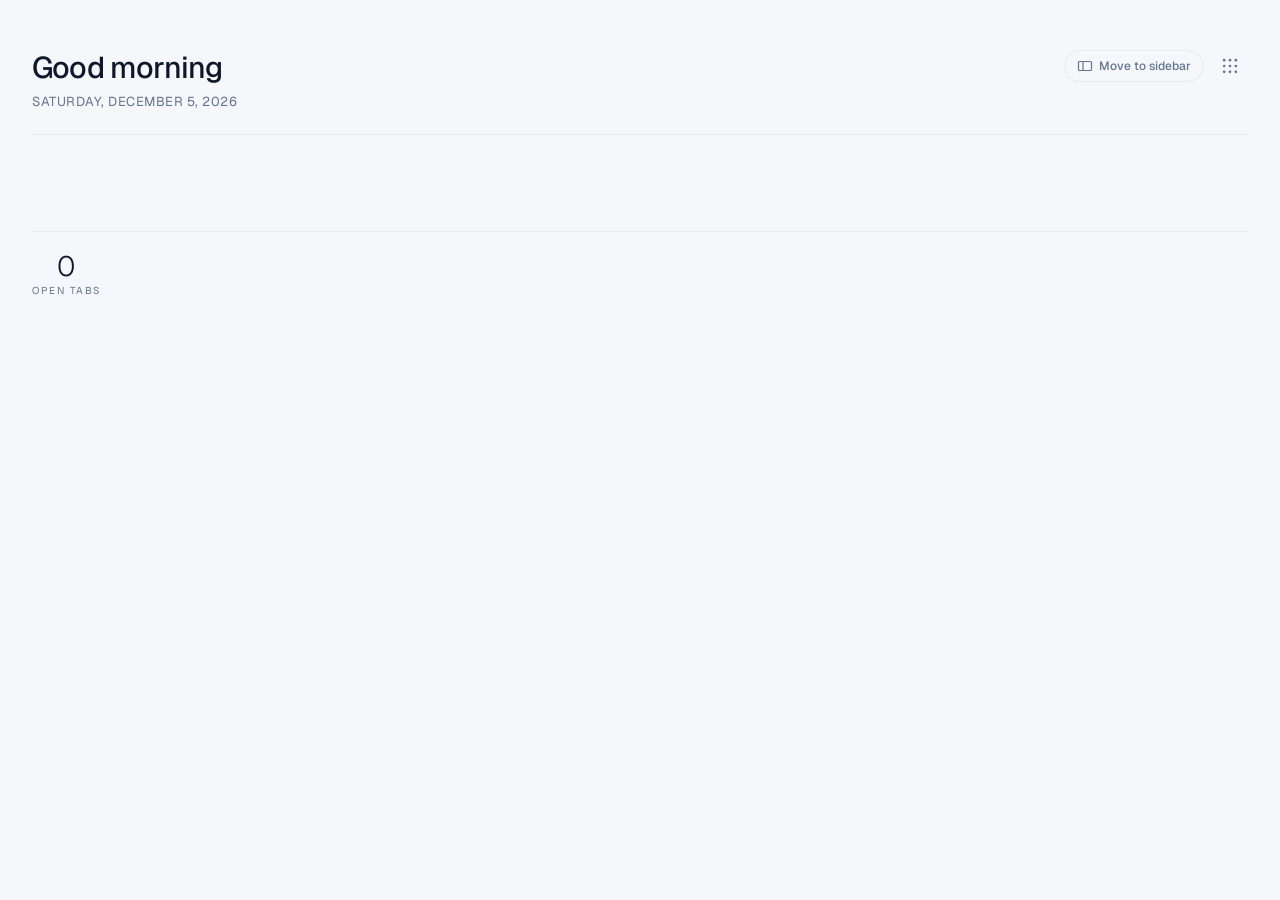
<file: extension/index.html>
<!DOCTYPE html>
<html lang="en">
<head>
  <meta charset="UTF-8">

  <!-- Display-mode gate — MUST load first: decides synchronously whether
       this new tab should redirect to Google (sidebar mode) before paint -->
  <script src="mode.js"></script>
  <meta name="viewport" content="width=device-width, initial-scale=1.0">
  <title>Tab Out</title>

  <!-- Google Fonts: Geist (primary) + Inter (fallback/UI) -->
  <link rel="preconnect" href="https://fonts.googleapis.com">
  <link rel="preconnect" href="https://fonts.gstatic.com" crossorigin>
  <link href="https://fonts.googleapis.com/css2?family=Geist:wght@300;400;500;600;700&family=Inter:wght@300;400;500;600;700&display=swap" rel="stylesheet">

  <link rel="stylesheet" href="style.css">
</head>
<body>

<div class="container">



  <!-- ================================================================
       HEADER — greeting on the left
       ================================================================ -->
  <header>
    <div class="header-left">
      <!-- "Good afternoon" — written by getGreeting() in app.js -->
      <h1 id="greeting"></h1>
      <!-- "Friday, April 4, 2026" — written by getDateDisplay() in app.js -->
      <div class="date" id="dateDisplay"></div>
    </div>

    <!-- ================================================================
         GOOGLE APPS LAUNCHER — 9-dot waffle button + dropdown of Google
         services (Gmail, Drive, Docs, Sheets, Calendar, ...). Mirrors the
         shortcut that Chrome shows on its native NTP.
         ================================================================ -->
    <div class="header-actions">

    <!-- ================================================================
         DISPLAY MODE TOGGLE — switch between full-page new tab and the
         Chrome side panel. Label/title set by updateModeToggle() in app.js
         ================================================================ -->
    <button class="mode-toggle-btn" id="modeToggleBtn" type="button" data-action="toggle-display-mode">
      <svg xmlns="http://www.w3.org/2000/svg" fill="none" viewBox="0 0 24 24" stroke-width="1.8" stroke="currentColor" width="16" height="16" aria-hidden="true">
        <path stroke-linecap="round" stroke-linejoin="round" d="M3.75 5.25h16.5a1.5 1.5 0 0 1 1.5 1.5v10.5a1.5 1.5 0 0 1-1.5 1.5H3.75a1.5 1.5 0 0 1-1.5-1.5V6.75a1.5 1.5 0 0 1 1.5-1.5Z M9 5.25v13.5" />
      </svg>
      <span id="modeToggleLabel"></span>
    </button>

    <div class="google-apps" id="googleApps">
      <button class="google-apps-btn" id="googleAppsBtn" type="button" aria-label="Google apps" aria-haspopup="true" aria-expanded="false">
        <svg xmlns="http://www.w3.org/2000/svg" viewBox="0 0 24 24" width="20" height="20" fill="currentColor" aria-hidden="true">
          <circle cx="5" cy="5" r="1.6"/><circle cx="12" cy="5" r="1.6"/><circle cx="19" cy="5" r="1.6"/>
          <circle cx="5" cy="12" r="1.6"/><circle cx="12" cy="12" r="1.6"/><circle cx="19" cy="12" r="1.6"/>
          <circle cx="5" cy="19" r="1.6"/><circle cx="12" cy="19" r="1.6"/><circle cx="19" cy="19" r="1.6"/>
        </svg>
      </button>
      <div class="google-apps-menu" id="googleAppsMenu" hidden></div>
    </div>

    </div><!-- end .header-actions -->
  </header>

  <!-- ================================================================
       TAB OUT DUPES BANNER — appears when you have extra Tab Out tabs open
       Hidden by default; app.js shows it when dupeTabOutCount > 1
       ================================================================ -->
  <div class="tab-cleanup-banner" id="tabOutDupeBanner" style="display:none">
    <div class="tab-cleanup-left">
      <div class="tab-cleanup-icon">
        <svg xmlns="http://www.w3.org/2000/svg" fill="none" viewBox="0 0 24 24" stroke-width="1.5" stroke="currentColor">
          <path stroke-linecap="round" stroke-linejoin="round" d="M15.75 17.25v3.375c0 .621-.504 1.125-1.125 1.125h-9.75a1.125 1.125 0 0 1-1.125-1.125V7.875c0-.621.504-1.125 1.125-1.125H6.75a9.06 9.06 0 0 1 1.5.124m7.5 10.376h3.375c.621 0 1.125-.504 1.125-1.125V11.25c0-4.46-3.243-8.161-7.5-8.876a9.06 9.06 0 0 0-1.5-.124H9.375c-.621 0-1.125.504-1.125 1.125v3.5m7.5 10.375H9.375a1.125 1.125 0 0 1-1.125-1.125v-9.25m12 6.625v-1.875a3.375 3.375 0 0 0-3.375-3.375h-1.5a1.125 1.125 0 0 1-1.125-1.125v-1.5a3.375 3.375 0 0 0-3.375-3.375H9.75" />
        </svg>
      </div>
      <div class="tab-cleanup-text">
        You have <strong id="tabOutDupeCount"></strong> Tab Out tabs open. Keep just this one?
      </div>
    </div>
    <button class="tab-cleanup-btn" data-action="close-tabout-dupes">Close extras</button>
  </div>

  <!-- ================================================================
       MAIN CONTENT AREA — two-column layout
       Left: open tabs (domain/mission cards)
       Right: saved for later checklist
       The right column only renders when it has items (JS controls this)
       ================================================================ -->
  <div class="dashboard-columns" id="dashboardColumns">

    <!-- LEFT COLUMN: Open tabs -->
    <div class="active-section" id="openTabsSection" style="display:none">
      <div class="section-header">
        <h2 id="openTabsSectionTitle">Right now</h2>
        <div class="section-line"></div>
        <div class="section-count" id="openTabsSectionCount"></div>
      </div>
      <div class="missions" id="openTabsMissions"></div>
    </div>

    <!-- RIGHT COLUMN: Saved for Later checklist -->
    <div class="deferred-column" id="deferredColumn" style="display:none">
      <div class="section-header">
        <h2>Saved for later</h2>
        <div class="section-line"></div>
        <div class="section-count" id="deferredCount"></div>
      </div>

      <!-- Active checklist items — injected by renderDeferredList() in app.js -->
      <div class="deferred-list" id="deferredList"></div>

      <!-- Empty state — shown when no active deferred tabs -->
      <div class="deferred-empty" id="deferredEmpty" style="display:none">
        Nothing saved. Living in the moment.
      </div>

      <!-- Archive section — collapsed by default -->
      <div class="deferred-archive" id="deferredArchive" style="display:none">
        <button class="archive-toggle" id="archiveToggle">
          <svg class="archive-chevron" xmlns="http://www.w3.org/2000/svg" fill="none" viewBox="0 0 24 24" stroke-width="2" stroke="currentColor"><path stroke-linecap="round" stroke-linejoin="round" d="m19.5 8.25-7.5 7.5-7.5-7.5" /></svg>
          Archive
          <span class="archive-count" id="archiveCount"></span>
        </button>
        <div class="archive-body" id="archiveBody" style="display:none">
          <input type="text" class="archive-search" id="archiveSearch" placeholder="Search archived tabs...">
          <div class="archive-list" id="archiveList"></div>
        </div>
      </div>
    </div>

  </div><!-- end .dashboard-columns -->

  <!-- ================================================================
       FOOTER — global stats + refresh control
       ================================================================ -->
  <footer>
    <div class="footer-stats">
      <div class="stat">
        <div class="stat-num" id="statTabs">—</div>
        <div class="stat-label">Open tabs</div>
      </div>
    </div>
  </footer>

</div><!-- end .container -->

<!-- ================================================================
     TOAST — floats above everything, used for action confirmations
     Hidden by default via CSS (opacity:0, translateY)
     ================================================================ -->
<div class="toast" id="toast">
  <!-- Checkmark circle icon (Heroicons outline) -->
  <svg xmlns="http://www.w3.org/2000/svg" fill="none" viewBox="0 0 24 24" stroke-width="2" stroke="currentColor">
    <path stroke-linecap="round" stroke-linejoin="round" d="M9 12.75 11.25 15 15 9.75M21 12a9 9 0 1 1-18 0 9 9 0 0 1 18 0Z" />
  </svg>
  <span id="toastText"></span>
</div>

<!-- Main dashboard logic — loads last so the DOM is ready -->
<script src="app.js"></script>
</body>
</html>
</file>
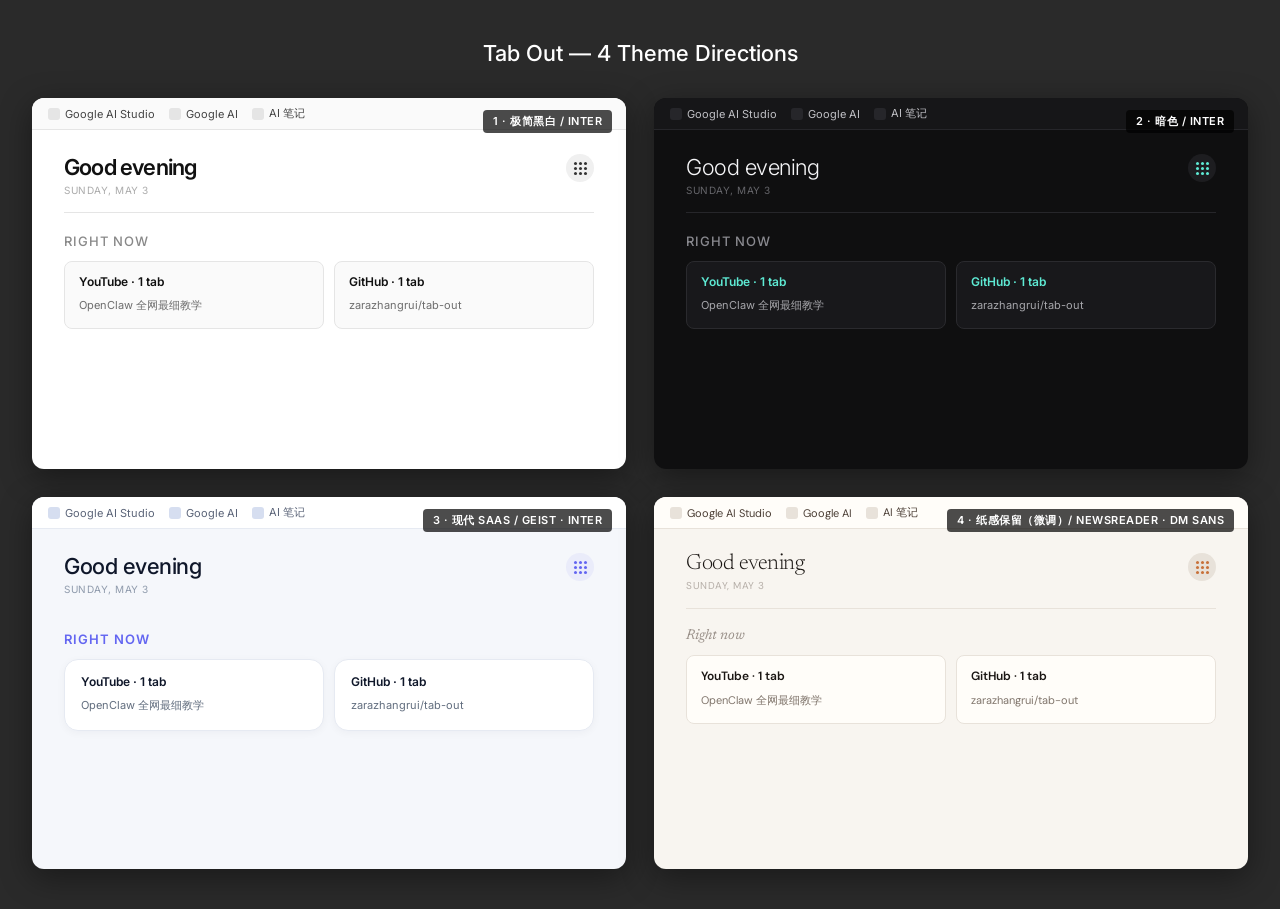
<file: theme-previews.html>
<!DOCTYPE html>
<html lang="en">
<head>
<meta charset="UTF-8">
<title>Tab Out — Theme Previews</title>
<link rel="preconnect" href="https://fonts.googleapis.com">
<link rel="preconnect" href="https://fonts.gstatic.com" crossorigin>
<link href="https://fonts.googleapis.com/css2?family=Newsreader:wght@300;400;500&family=DM+Sans:wght@300;400;500;600&family=Inter:wght@300;400;500;600&family=IBM+Plex+Serif:wght@300;400;500&family=IBM+Plex+Sans:wght@300;400;500&family=Space+Grotesk:wght@400;500;600&family=Manrope:wght@300;400;500;600&display=swap" rel="stylesheet">
<style>
  * { margin: 0; padding: 0; box-sizing: border-box; }
  body {
    background: #2a2a2a;
    padding: 40px 32px;
    font-family: 'Inter', sans-serif;
    color: #fff;
  }
  .page-title {
    text-align: center;
    font-size: 22px;
    font-weight: 500;
    margin-bottom: 32px;
    color: #fff;
  }
  .grid {
    display: grid;
    grid-template-columns: repeat(2, 1fr);
    gap: 28px;
    max-width: 1500px;
    margin: 0 auto;
  }
  .preview {
    border-radius: 12px;
    overflow: hidden;
    box-shadow: 0 8px 32px rgba(0,0,0,0.4);
    position: relative;
  }
  .preview-label {
    position: absolute;
    top: 12px;
    right: 14px;
    background: rgba(0,0,0,0.7);
    color: #fff;
    font-size: 11px;
    font-weight: 600;
    padding: 4px 10px;
    border-radius: 4px;
    letter-spacing: 0.5px;
    text-transform: uppercase;
    z-index: 10;
    font-family: 'Inter', sans-serif;
  }
  .frame {
    width: 100%;
    aspect-ratio: 16/10;
    display: flex;
    flex-direction: column;
  }
  .bm-bar {
    flex-shrink: 0;
    padding: 8px 16px;
    display: flex;
    gap: 14px;
    align-items: center;
    font-size: 11px;
  }
  .bm-bar .item { display: inline-flex; align-items: center; gap: 5px; }
  .bm-bar .dot { width: 12px; height: 12px; border-radius: 3px; }
  .body {
    flex: 1;
    padding: 24px 32px;
    display: flex;
    flex-direction: column;
  }
  .top-row {
    display: flex;
    justify-content: space-between;
    align-items: flex-start;
    margin-bottom: 20px;
    padding-bottom: 16px;
  }
  .greeting { font-size: 22px; font-weight: 300; letter-spacing: -0.5px; }
  .date { font-size: 10px; letter-spacing: 0.5px; text-transform: uppercase; margin-top: 4px; opacity: 0.7; }
  .waffle {
    width: 28px; height: 28px; border-radius: 50%;
    display: grid; grid-template-columns: repeat(3, 3px); gap: 2px;
    align-content: center; justify-content: center;
    padding: 6px;
  }
  .waffle span { width: 3px; height: 3px; border-radius: 50%; }
  .section-h {
    font-size: 13px; font-weight: 500;
    margin-bottom: 12px;
    text-transform: uppercase;
    letter-spacing: 1px;
  }
  .cards {
    display: grid;
    grid-template-columns: repeat(2, 1fr);
    gap: 10px;
  }
  .card {
    padding: 12px 14px;
    border-radius: 8px;
    font-size: 11px;
  }
  .card-title { font-weight: 600; margin-bottom: 6px; font-size: 12px; }
  .card-tab { padding: 3px 0; opacity: 0.85; }

  /* ============ Theme 1: 极简黑白 ============ */
  .t1 .frame { background: #ffffff; color: #111; font-family: 'Inter', sans-serif; }
  .t1 .bm-bar { background: #fafafa; border-bottom: 1px solid #e5e5e5; color: #444; }
  .t1 .bm-bar .dot { background: #e5e5e5; }
  .t1 .top-row { border-bottom: 1px solid #e5e5e5; }
  .t1 .greeting { color: #111; font-weight: 600; letter-spacing: -0.8px; }
  .t1 .date { color: #888; }
  .t1 .waffle { background: #f0f0f0; color: #333; }
  .t1 .waffle span { background: #333; }
  .t1 .section-h { color: #888; }
  .t1 .card { background: #fafafa; border: 1px solid #e5e5e5; }
  .t1 .card-title { color: #111; }
  .t1 .card-tab { color: #555; }

  /* ============ Theme 2: 暗色 ============ */
  .t2 .frame { background: #0f0f10; color: #e8e8ea; font-family: 'Inter', sans-serif; }
  .t2 .bm-bar { background: #161618; border-bottom: 1px solid #26262a; color: #c0c0c5; }
  .t2 .bm-bar .dot { background: #26262a; }
  .t2 .top-row { border-bottom: 1px solid #26262a; }
  .t2 .greeting { color: #f5f5f7; }
  .t2 .date { color: #8a8a90; }
  .t2 .waffle { background: #1d1d20; color: #c0c0c5; }
  .t2 .waffle span { background: #5eead4; }
  .t2 .section-h { color: #8a8a90; }
  .t2 .card { background: #18181b; border: 1px solid #2a2a2e; }
  .t2 .card-title { color: #5eead4; }
  .t2 .card-tab { color: #c0c0c5; }

  /* ============ Theme 3: 现代 SaaS ============ */
  .t3 .frame { background: #f5f7fb; color: #1a1f2e; font-family: 'Geist', 'Inter', sans-serif; }
  .t3 .bm-bar { background: #fff; border-bottom: 1px solid #e6eaf2; color: #5b6478; }
  .t3 .bm-bar .dot { background: #d6def0; }
  .t3 .top-row { border-bottom: none; }
  .t3 .greeting { color: #0f172a; font-weight: 500; }
  .t3 .date { color: #64748b; }
  .t3 .waffle { background: rgba(99, 102, 241, 0.08); color: #6366f1; }
  .t3 .waffle span { background: #6366f1; }
  .t3 .section-h { color: #6366f1; font-weight: 600; }
  .t3 .card { background: #fff; border: 1px solid #e6eaf2; border-radius: 14px; box-shadow: 0 2px 8px rgba(15,23,42,0.04); padding: 14px 16px; }
  .t3 .card-title { color: #0f172a; }
  .t3 .card-tab { color: #475569; }

  /* ============ Theme 4: 当前纸感（微调）============ */
  .t4 .frame { background: #f8f5f0; color: #1a1613; font-family: 'DM Sans', sans-serif; }
  .t4 .bm-bar { background: #fffdf9; border-bottom: 1px solid #e8e2da; color: #4a3d34; }
  .t4 .bm-bar .dot { background: #e8e2da; }
  .t4 .top-row { border-bottom: 1px solid #e8e2da; }
  .t4 .greeting { font-family: 'Newsreader', serif; color: #1a1613; font-weight: 300; }
  .t4 .date { color: #9a918a; }
  .t4 .waffle { background: #e8e2da; color: #1a1613; }
  .t4 .waffle span { background: #c8713a; }
  .t4 .section-h { color: #9a918a; font-family: 'Newsreader', serif; font-weight: 400; text-transform: none; letter-spacing: 0; font-size: 14px; font-style: italic; }
  .t4 .card { background: #fffdf9; border: 1px solid #e8e2da; }
  .t4 .card-title { color: #1a1613; }
  .t4 .card-tab { color: #6b5e54; }
</style>
</head>
<body>

<div class="page-title">Tab Out — 4 Theme Directions</div>

<div class="grid">

  <!-- Theme 1 -->
  <div class="preview t1">
    <div class="preview-label">1 · 极简黑白 / Inter</div>
    <div class="frame">
      <div class="bm-bar">
        <span class="item"><span class="dot"></span>Google AI Studio</span>
        <span class="item"><span class="dot"></span>Google AI</span>
        <span class="item"><span class="dot"></span>AI 笔记</span>
      </div>
      <div class="body">
        <div class="top-row">
          <div>
            <div class="greeting">Good evening</div>
            <div class="date">SUNDAY, MAY 3</div>
          </div>
          <div class="waffle"><span></span><span></span><span></span><span></span><span></span><span></span><span></span><span></span><span></span></div>
        </div>
        <div class="section-h">Right now</div>
        <div class="cards">
          <div class="card">
            <div class="card-title">YouTube · 1 tab</div>
            <div class="card-tab">OpenClaw 全网最细教学</div>
          </div>
          <div class="card">
            <div class="card-title">GitHub · 1 tab</div>
            <div class="card-tab">zarazhangrui/tab-out</div>
          </div>
        </div>
      </div>
    </div>
  </div>

  <!-- Theme 2 -->
  <div class="preview t2">
    <div class="preview-label">2 · 暗色 / Inter</div>
    <div class="frame">
      <div class="bm-bar">
        <span class="item"><span class="dot"></span>Google AI Studio</span>
        <span class="item"><span class="dot"></span>Google AI</span>
        <span class="item"><span class="dot"></span>AI 笔记</span>
      </div>
      <div class="body">
        <div class="top-row">
          <div>
            <div class="greeting">Good evening</div>
            <div class="date">SUNDAY, MAY 3</div>
          </div>
          <div class="waffle"><span></span><span></span><span></span><span></span><span></span><span></span><span></span><span></span><span></span></div>
        </div>
        <div class="section-h">Right now</div>
        <div class="cards">
          <div class="card">
            <div class="card-title">YouTube · 1 tab</div>
            <div class="card-tab">OpenClaw 全网最细教学</div>
          </div>
          <div class="card">
            <div class="card-title">GitHub · 1 tab</div>
            <div class="card-tab">zarazhangrui/tab-out</div>
          </div>
        </div>
      </div>
    </div>
  </div>

  <!-- Theme 3 -->
  <div class="preview t3">
    <div class="preview-label">3 · 现代 SaaS / Geist · Inter</div>
    <div class="frame">
      <div class="bm-bar">
        <span class="item"><span class="dot"></span>Google AI Studio</span>
        <span class="item"><span class="dot"></span>Google AI</span>
        <span class="item"><span class="dot"></span>AI 笔记</span>
      </div>
      <div class="body">
        <div class="top-row">
          <div>
            <div class="greeting">Good evening</div>
            <div class="date">SUNDAY, MAY 3</div>
          </div>
          <div class="waffle"><span></span><span></span><span></span><span></span><span></span><span></span><span></span><span></span><span></span></div>
        </div>
        <div class="section-h">Right now</div>
        <div class="cards">
          <div class="card">
            <div class="card-title">YouTube · 1 tab</div>
            <div class="card-tab">OpenClaw 全网最细教学</div>
          </div>
          <div class="card">
            <div class="card-title">GitHub · 1 tab</div>
            <div class="card-tab">zarazhangrui/tab-out</div>
          </div>
        </div>
      </div>
    </div>
  </div>

  <!-- Theme 4 -->
  <div class="preview t4">
    <div class="preview-label">4 · 纸感保留（微调）/ Newsreader · DM Sans</div>
    <div class="frame">
      <div class="bm-bar">
        <span class="item"><span class="dot"></span>Google AI Studio</span>
        <span class="item"><span class="dot"></span>Google AI</span>
        <span class="item"><span class="dot"></span>AI 笔记</span>
      </div>
      <div class="body">
        <div class="top-row">
          <div>
            <div class="greeting">Good evening</div>
            <div class="date">SUNDAY, MAY 3</div>
          </div>
          <div class="waffle"><span></span><span></span><span></span><span></span><span></span><span></span><span></span><span></span><span></span></div>
        </div>
        <div class="section-h">Right now</div>
        <div class="cards">
          <div class="card">
            <div class="card-title">YouTube · 1 tab</div>
            <div class="card-tab">OpenClaw 全网最细教学</div>
          </div>
          <div class="card">
            <div class="card-title">GitHub · 1 tab</div>
            <div class="card-tab">zarazhangrui/tab-out</div>
          </div>
        </div>
      </div>
    </div>
  </div>

</div>
</body>
</html>
</file>
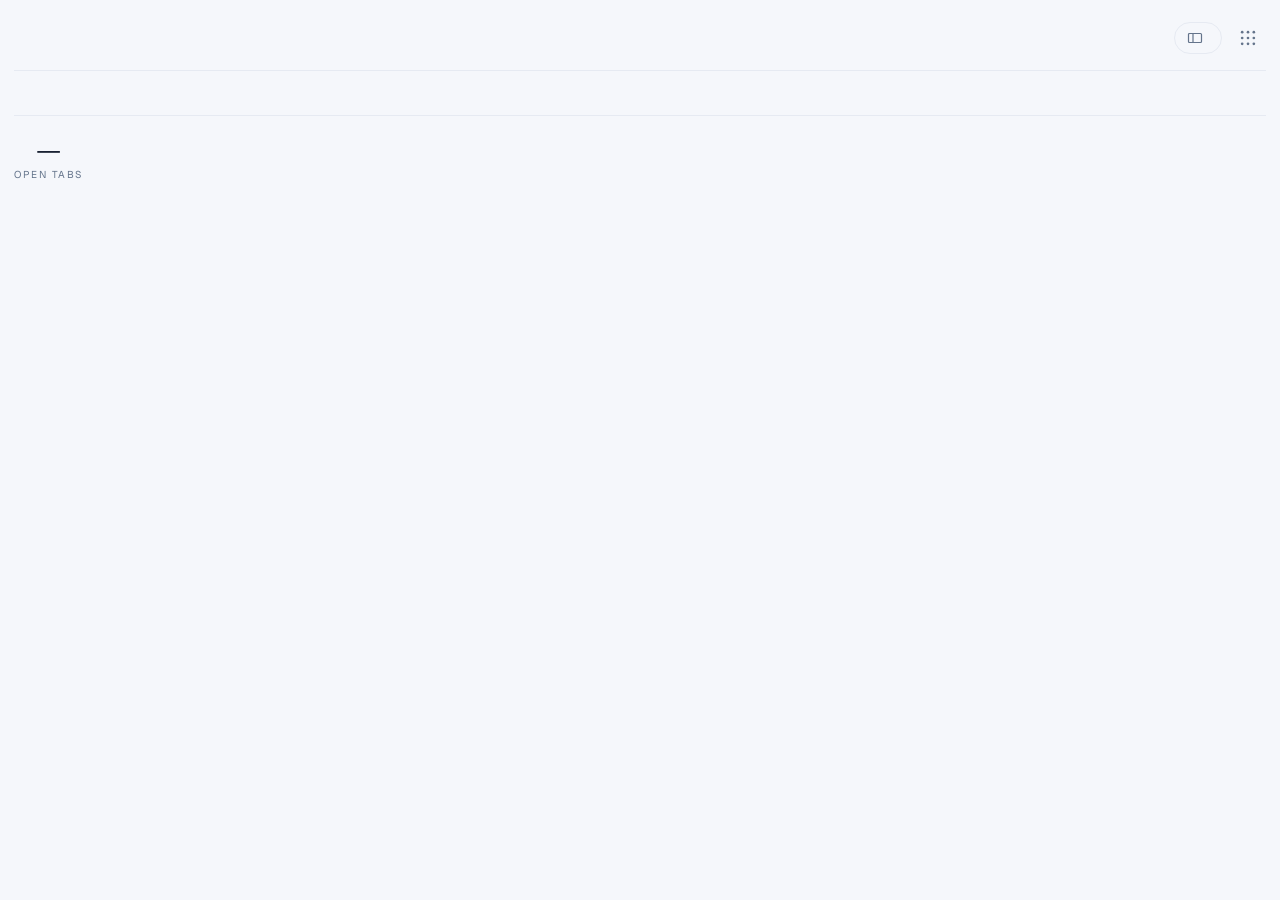
<file: extension/panel.html>
<!DOCTYPE html>
<html lang="en">
<head>
  <meta charset="UTF-8">
  <title>Tab Out</title>
  <!-- Thin shim: the side panel and the new tab page share index.html.
       MV3 blocks inline scripts, so the redirect lives in panel.js. -->
  <script src="panel.js"></script>
</head>
<body></body>
</html>
</file>
<file: extension/style.css>
/* ============================================================
   Tab Mission Control — Dashboard Styles
   Extracted directly from mockup.html — do not modify unless
   also updating the mockup. This is the approved design.
   ============================================================ */

:root {
  /* Modern SaaS palette — cool whites, indigo accent, slate text */
  --ink: #0f172a;
  --paper: #f5f7fb;
  --warm-gray: #e6eaf2;
  --muted: #64748b;
  --accent-amber: #6366f1;   /* primary accent (was amber, now indigo) */
  --accent-sage: #10b981;    /* emerald */
  --accent-slate: #6366f1;   /* indigo */
  --accent-rose: #ef4444;    /* red */
  --status-active: #10b981;
  --status-cooling: #f59e0b;
  --status-abandoned: #ef4444;
  --card-bg: #ffffff;
  --shadow: rgba(15, 23, 42, 0.06);
  --shadow-soft: rgba(15, 23, 42, 0.04);
  --shadow-strong: rgba(15, 23, 42, 0.10);
  --radius-card: 14px;
}

* { margin: 0; padding: 0; box-sizing: border-box; }

body {
  font-family: 'Geist', 'Inter', -apple-system, BlinkMacSystemFont, sans-serif;
  background: var(--paper);
  color: var(--ink);
  min-height: 100vh;
  -webkit-font-smoothing: antialiased;
  -moz-osx-font-smoothing: grayscale;
}

.container {
  position: relative;
  z-index: 1;
  max-width: 960px;
  margin: 0 auto;
  padding: 48px 32px 80px;
}

/* When the saved-for-later sidebar is open, expand the container
   so the tab grid still has room for 2-3 columns */
.container:has(.dashboard-columns) {
  max-width: 1300px;
}

/* ---- Header ---- */
header {
  display: flex;
  justify-content: space-between;
  align-items: flex-start;
  margin-bottom: 48px;
  padding-bottom: 24px;
  border-bottom: 1px solid var(--warm-gray);
}

.header-left h1 {
  font-family: 'Geist', 'Inter', sans-serif;
  font-weight: 500;
  font-size: 30px;
  letter-spacing: -0.8px;
  color: var(--ink);
  margin-bottom: 6px;
}

.header-left .date {
  font-size: 13px;
  color: var(--muted);
  font-weight: 400;
  letter-spacing: 0.5px;
  text-transform: uppercase;
}

/* ---- Tab cleanup banner ---- */
.tab-cleanup-banner {
  background: linear-gradient(135deg, rgba(99, 102, 241, 0.04), rgba(99, 102, 241, 0.09));
  border: 1px solid rgba(99, 102, 241, 0.18);
  border-radius: 8px;
  padding: 16px 24px;
  display: flex;
  align-items: center;
  justify-content: space-between;
  margin-bottom: 16px;
}

.tab-cleanup-left {
  display: flex;
  align-items: center;
  gap: 16px;
}

.tab-cleanup-icon {
  width: 36px;
  height: 36px;
  border-radius: 50%;
  background: rgba(99, 102, 241, 0.1);
  display: flex;
  align-items: center;
  justify-content: center;
  flex-shrink: 0;
}

.tab-cleanup-icon svg {
  width: 18px;
  height: 18px;
  color: var(--accent-amber);
}

.tab-cleanup-text {
  font-size: 13px;
  color: var(--ink);
  line-height: 1.5;
}

.tab-cleanup-text strong {
  font-weight: 600;
}

.tab-cleanup-btn {
  font-family: 'Geist', 'Inter', sans-serif;
  font-size: 12px;
  font-weight: 600;
  padding: 8px 20px;
  border-radius: 6px;
  border: none;
  background: var(--accent-amber);
  color: white;
  cursor: pointer;
  transition: all 0.2s;
  white-space: nowrap;
}

.tab-cleanup-btn:hover {
  opacity: 0.85;
  transform: translateY(-1px);
}

/* ---- Nudge banner ---- */
.nudge-banner {
  background: linear-gradient(135deg, rgba(239, 68, 68, 0.04), rgba(239, 68, 68, 0.08));
  border: 1px solid rgba(239, 68, 68, 0.15);
  border-radius: 8px;
  padding: 16px 24px;
  display: flex;
  align-items: center;
  gap: 16px;
  margin-bottom: 40px;
}

.nudge-icon {
  width: 36px;
  height: 36px;
  border-radius: 50%;
  background: rgba(239, 68, 68, 0.1);
  display: flex;
  align-items: center;
  justify-content: center;
  flex-shrink: 0;
}

.nudge-icon svg {
  width: 18px;
  height: 18px;
  color: var(--status-abandoned);
}

.nudge-text {
  font-size: 13px;
  color: var(--ink);
  line-height: 1.5;
}

.nudge-text strong {
  font-weight: 600;
}

/* ---- Section Headers ---- */
.section-header {
  display: flex;
  align-items: center;
  gap: 12px;
  margin-bottom: 20px;
  margin-top: 8px;
}

.section-header h2 {
  font-family: 'Geist', 'Inter', sans-serif;
  font-weight: 600;
  font-size: 13px;
  text-transform: uppercase;
  letter-spacing: 1.2px;
  color: var(--accent-amber);
  white-space: nowrap;
}

.section-line {
  flex: 1;
  height: 1px;
  background: var(--warm-gray);
}

.section-count {
  font-size: 12px;
  color: var(--muted);
  font-weight: 500;
  letter-spacing: 0.5px;
  white-space: nowrap;
}

/* ---- Mission Cards ---- */
.missions {
  columns: 280px;
  column-gap: 12px;
  margin-bottom: 40px;
}

.mission-card {
  background: var(--card-bg);
  border: 1px solid var(--warm-gray);
  border-radius: var(--radius-card);
  padding: 18px 20px;
  display: flex;
  flex-direction: column;
  gap: 8px;
  transition: box-shadow 0.25s ease, transform 0.25s ease, border-color 0.25s ease;
  cursor: pointer;
  position: relative;
  overflow: hidden;
  break-inside: avoid;
  margin-bottom: 14px;
  box-shadow: 0 1px 2px var(--shadow-soft);
}

/* Colored top border instead of side bar for grid cards */
.mission-card::before {
  content: '';
  position: absolute;
  top: 0;
  left: 0;
  right: 0;
  height: 3px;
  background: var(--warm-gray);
}

.mission-card.has-active-bar::before { background: var(--status-active); }
.mission-card.has-amber-bar::before { background: var(--accent-amber); }
.mission-card.has-neutral-bar::before { background: var(--warm-gray); }

.mission-card:hover {
  box-shadow: 0 8px 24px var(--shadow), 0 2px 6px var(--shadow-soft);
  border-color: rgba(99, 102, 241, 0.25);
  transform: translateY(-2px);
}

/* Closing animation — card scales down and fades out */
.mission-card.closing {
  opacity: 0;
  transform: scale(0.9);
  transition: opacity 0.25s ease, transform 0.25s ease;
  pointer-events: none;
}

.mission-card.collapsed {
  display: none !important;
}

/* Old side status bar — hidden, replaced by top border via ::before */
.status-bar {
  display: none;
}

.mission-content {
  min-width: 0;
}

/* Hide the right-side meta (page count) — info is already in the badge */
.mission-meta {
  display: none;
}

.mission-top {
  display: flex;
  align-items: center;
  gap: 10px;
  margin-bottom: 6px;
  flex-wrap: wrap;
}

.mission-name {
  font-weight: 600;
  font-size: 15px;
  color: var(--ink);
  letter-spacing: -0.2px;
}

.mission-tag {
  font-size: 10px;
  text-transform: uppercase;
  letter-spacing: 1px;
  font-weight: 600;
  padding: 2px 8px;
  border-radius: 3px;
}

.mission-tag.active {
  color: var(--status-active);
  background: rgba(16, 185, 129, 0.08);
}

.mission-tag.cooling {
  color: var(--status-cooling);
  background: rgba(245, 158, 11, 0.08);
}

.mission-tag.abandoned {
  color: var(--status-abandoned);
  background: rgba(239, 68, 68, 0.08);
}

/* Tab indicator badge — shows how many Chrome tabs are still open for this mission */
.open-tabs-badge {
  display: inline-flex;
  align-items: center;
  gap: 4px;
  font-size: 10px;
  font-weight: 500;
  color: var(--accent-amber);
  background: rgba(99, 102, 241, 0.08);
  padding: 2px 8px;
  border-radius: 3px;
}

.open-tabs-badge svg {
  width: 10px;
  height: 10px;
}

.mission-summary {
  font-size: 13px;
  color: var(--muted);
  line-height: 1.5;
  margin-bottom: 8px;
}

.mission-pages {
  display: flex;
  flex-direction: column;
  gap: 0;
}

/* ---- Tab row — each tab is a full-width row with favicon, title, and actions ---- */
.page-chip {
  font-size: 13px;
  color: var(--ink);
  background: transparent;
  padding: 8px 4px;
  border-radius: 0;
  border: none;
  border-bottom: 1px solid rgba(154, 145, 138, 0.1);
  position: relative;
  display: flex;
  align-items: center;
  gap: 8px;
  line-height: 1.4;
}

.page-chip:last-child,
.page-chip-overflow {
  border-bottom: none;
}

/* Favicon */
.chip-favicon {
  width: 16px;
  height: 16px;
  flex-shrink: 0;
  border-radius: 2px;
}

/* Title text — wraps naturally, no truncation */
.chip-text {
  flex: 1;
  min-width: 0;
  /* Show up to 2 lines, then ellipsis */
  display: -webkit-box;
  -webkit-line-clamp: 2;
  -webkit-box-orient: vertical;
  overflow: hidden;
}

/* Duplicate badge */
.chip-dupe-badge {
  color: var(--accent-amber);
  font-weight: 600;
}

/* Duplicate border highlight */
.chip-has-dupes {
  border-color: rgba(99, 102, 241, 0.25);
}

/* Action buttons grouped on the right */
.chip-actions {
  display: flex;
  align-items: center;
  gap: 2px;
  flex-shrink: 0;
  margin-left: auto;
}

/* ---- Chip action buttons (save + close) ---- */
.chip-action {
  display: inline-flex;
  align-items: center;
  justify-content: center;
  background: none;
  border: none;
  color: var(--muted);
  cursor: pointer;
  padding: 4px;
  border-radius: 4px;
  opacity: 0.35;
  transition: opacity 0.15s, color 0.15s, background 0.15s;
  flex-shrink: 0;
}

.chip-action svg {
  width: 15px;
  height: 15px;
}

.chip-action:hover {
  opacity: 1;
  background: rgba(154, 145, 138, 0.1);
}

.chip-save:hover {
  color: var(--accent-sage);
  background: rgba(16, 185, 129, 0.08);
}

.chip-close:hover {
  color: var(--status-abandoned);
  background: rgba(239, 68, 68, 0.08);
}

.page-chip.clickable {
  cursor: pointer;
  transition: background 0.15s ease;
}

.page-chip.clickable:hover {
  background: rgba(99, 102, 241, 0.04);
}

/* "+N more" overflow chip */
.page-chip-overflow {
  font-size: 12px;
  color: var(--muted);
  padding: 6px 4px;
}

/* mission-meta hidden — see above */

.mission-time {
  font-size: 12px;
  color: var(--muted);
  margin-bottom: 4px;
}

.mission-page-count {
  font-size: 20px;
  font-family: 'Geist', 'Inter', sans-serif;
  font-weight: 300;
  color: var(--ink);
  line-height: 1;
}

.mission-page-label {
  font-size: 10px;
  color: var(--muted);
  text-transform: uppercase;
  letter-spacing: 1px;
}

/* ---- Actions row ---- */
.actions {
  display: flex;
  gap: 8px;
  margin-top: 10px;
}

.action-btn {
  font-size: 11px;
  font-family: 'Geist', 'Inter', sans-serif;
  font-weight: 500;
  padding: 5px 14px;
  border-radius: 4px;
  border: 1px solid var(--warm-gray);
  background: var(--card-bg);
  color: var(--muted);
  cursor: pointer;
  transition: all 0.2s;
  display: inline-flex;
  align-items: center;
  gap: 5px;
}

.action-btn:hover {
  border-color: var(--ink);
  color: var(--ink);
}

.action-btn svg {
  width: 12px;
  height: 12px;
}

.action-btn.primary {
  background: var(--ink);
  color: var(--paper);
  border-color: var(--ink);
}

.action-btn.primary:hover {
  opacity: 0.85;
}

.action-btn.close-tabs {
  border-color: rgba(99, 102, 241, 0.3);
  color: var(--accent-amber);
  background: rgba(99, 102, 241, 0.04);
}

.action-btn.close-tabs:hover {
  background: rgba(99, 102, 241, 0.1);
  border-color: var(--accent-amber);
}

.action-btn.save-tabs {
  border-color: rgba(16, 185, 129, 0.3);
  color: var(--accent-sage);
  background: rgba(16, 185, 129, 0.04);
}

.action-btn.save-tabs:hover {
  background: rgba(16, 185, 129, 0.1);
  border-color: var(--accent-sage);
}

.action-btn.danger {
  color: var(--status-abandoned);
}

.action-btn.danger:hover {
  border-color: var(--status-abandoned);
  color: var(--status-abandoned);
}

/* ---- Toast notification ---- */
.toast {
  position: fixed;
  bottom: 32px;
  left: 50%;
  transform: translateX(-50%) translateY(80px);
  background: var(--ink);
  color: var(--paper);
  font-family: 'Geist', 'Inter', sans-serif;
  font-size: 13px;
  font-weight: 500;
  padding: 12px 24px;
  border-radius: 8px;
  box-shadow: 0 8px 32px rgba(0,0,0,0.2);
  z-index: 100;
  opacity: 0;
  transition: all 0.4s cubic-bezier(0.16, 1, 0.3, 1);
  pointer-events: none;
  display: flex;
  align-items: center;
  gap: 8px;
}

.toast.visible {
  opacity: 1;
  transform: translateX(-50%) translateY(0);
}

.toast svg {
  width: 16px;
  height: 16px;
  color: var(--status-active);
}

/* ---- Footer ---- */
footer {
  margin-top: 48px;
  padding-top: 20px;
  border-top: 1px solid var(--warm-gray);
  display: flex;
  justify-content: space-between;
  align-items: center;
}

.footer-stats {
  display: flex;
  gap: 32px;
}

.stat {
  text-align: center;
}

.stat-num {
  font-family: 'Geist', 'Inter', sans-serif;
  font-size: 28px;
  font-weight: 300;
  color: var(--ink);
  line-height: 1;
  transition: all 0.3s;
}

.stat-label {
  font-size: 10px;
  text-transform: uppercase;
  letter-spacing: 1.5px;
  color: var(--muted);
  margin-top: 4px;
}

.last-refresh {
  font-size: 11px;
  color: var(--muted);
}

.refresh-btn {
  font-family: 'Geist', 'Inter', sans-serif;
  font-size: 11px;
  font-weight: 500;
  color: var(--accent-amber);
  background: none;
  border: none;
  cursor: pointer;
  text-decoration: underline;
  text-underline-offset: 2px;
}

/* ---- Animations ---- */
@keyframes fadeUp {
  from { opacity: 0; transform: translateY(12px); }
  to { opacity: 1; transform: translateY(0); }
}

header { animation: fadeUp 0.5s ease both; }
.tab-cleanup-banner { animation: fadeUp 0.5s ease 0.1s both; }
.nudge-banner { animation: fadeUp 0.5s ease 0.15s both; }
.active-section .section-header { animation: fadeUp 0.5s ease 0.2s both; }
.active-section .missions .mission-card:nth-child(1) { animation: fadeUp 0.4s ease 0.25s both; }
.active-section .missions .mission-card:nth-child(2) { animation: fadeUp 0.4s ease 0.3s both; }
.active-section .missions .mission-card:nth-child(3) { animation: fadeUp 0.4s ease 0.35s both; }
.active-section .missions .mission-card:nth-child(4) { animation: fadeUp 0.4s ease 0.4s both; }
.abandoned-section .section-header { animation: fadeUp 0.5s ease 0.45s both; }
.abandoned-section .missions .mission-card:nth-child(1) { animation: fadeUp 0.4s ease 0.5s both; }
.abandoned-section .missions .mission-card:nth-child(2) { animation: fadeUp 0.4s ease 0.55s both; }
.abandoned-section .missions .mission-card:nth-child(3) { animation: fadeUp 0.4s ease 0.6s both; }
footer { animation: fadeUp 0.5s ease 0.65s both; }

.deferred-list .deferred-item:nth-child(1) { animation-delay: 0.05s; }
.deferred-list .deferred-item:nth-child(2) { animation-delay: 0.1s; }
.deferred-list .deferred-item:nth-child(3) { animation-delay: 0.15s; }
.deferred-list .deferred-item:nth-child(4) { animation-delay: 0.2s; }
.deferred-list .deferred-item:nth-child(5) { animation-delay: 0.25s; }
.deferred-column .section-header { animation: fadeUp 0.5s ease 0.1s both; }


/* ================================================================
   STATIC DEFAULT VIEW — new elements added for "AI on demand"
   ================================================================ */

/* ---- Neutral status bar (domain-grouped cards, no AI color) ---- */
.status-bar.neutral {
  background: var(--warm-gray);
}

/* ---- "Domain" tag on static domain cards ---- */
.mission-tag.neutral {
  color: var(--muted);
  background: rgba(154, 145, 138, 0.1);
}

/* ================================================================
   MISSIONS EMPTY STATE
   Shown when all mission cards have been closed.
   A calm, satisfying "you did it" moment.
   ================================================================ */

.missions-empty-state {
  /* Takes the full width — spans all columns */
  column-span: all;

  display: flex;
  flex-direction: column;
  align-items: center;
  justify-content: center;
  gap: 12px;

  padding: 56px 24px;
  text-align: center;

  animation: fadeUp 0.5s ease both;
}

/* CSS-drawn checkmark in a glowing circle */
.empty-checkmark {
  width: 56px;
  height: 56px;
  border-radius: 50%;
  background: rgba(16, 185, 129, 0.1);
  border: 1.5px solid rgba(16, 185, 129, 0.3);

  /* Soft sage glow */
  box-shadow: 0 0 0 8px rgba(16, 185, 129, 0.05),
              0 0 0 16px rgba(16, 185, 129, 0.03);

  display: flex;
  align-items: center;
  justify-content: center;

  /* Pop in with a gentle scale animation */
  animation: checkPop 0.5s cubic-bezier(0.34, 1.56, 0.64, 1) 0.1s both;
}

.empty-checkmark svg {
  width: 26px;
  height: 26px;
  color: var(--accent-sage);
  stroke-width: 2.5;
}

@keyframes checkPop {
  from { transform: scale(0.6); opacity: 0; }
  to   { transform: scale(1);   opacity: 1; }
}

.empty-title {
  font-family: 'Geist', 'Inter', sans-serif;
  font-size: 20px;
  font-weight: 400;
  font-style: italic;
  color: var(--ink);
  letter-spacing: -0.3px;
}

.empty-subtitle {
  font-size: 13px;
  color: var(--muted);
  font-weight: 400;
  letter-spacing: 0.3px;
}


/* ================================================================
   UPDATE BANNER
   Appears at the very top of the page when a new version is available.
   Intentionally thin and unobtrusive — it's informational, not urgent.
   The warm sage green palette feels calm and positive ("new thing!"),
   contrasting with the amber/rose warning tones used elsewhere.
   ================================================================ */

.update-banner {
  /* Thin bar — sits above the header, below the container's top padding */
  display: flex;
  align-items: center;
  justify-content: space-between;
  gap: 12px;

  /* Sage green tint — matches accent-sage but very light */
  background: linear-gradient(135deg, rgba(16, 185, 129, 0.05), rgba(16, 185, 129, 0.10));
  border: 1px solid rgba(16, 185, 129, 0.22);
  border-radius: 8px;
  padding: 10px 16px;

  /* Push the header down slightly */
  margin-bottom: 24px;

  /* Slide in from above when it appears */
  animation: bannerSlideIn 0.35s cubic-bezier(0.16, 1, 0.3, 1) both;
}

@keyframes bannerSlideIn {
  from { opacity: 0; transform: translateY(-8px); }
  to   { opacity: 1; transform: translateY(0); }
}

/* Left cluster: icon + text */
.update-banner-left {
  display: flex;
  align-items: center;
  gap: 10px;
  flex: 1;
  min-width: 0; /* prevents text overflow from breaking layout */
}

.update-banner-icon {
  width: 16px;
  height: 16px;
  color: var(--accent-sage);
  flex-shrink: 0;
  opacity: 0.85;
}

.update-banner-text {
  font-size: 13px;
  color: var(--ink);
  font-weight: 400;
  line-height: 1.4;
  opacity: 0.85;
}

/* Right cluster: action button + dismiss X */
.update-banner-right {
  display: flex;
  align-items: center;
  gap: 8px;
  flex-shrink: 0;
}

/* "Update now" button — small, filled, sage green */
.update-banner-btn {
  font-family: 'Geist', 'Inter', sans-serif;
  font-size: 12px;
  font-weight: 500;
  color: #fff;
  background: var(--accent-sage);
  border: none;
  border-radius: 5px;
  padding: 5px 12px;
  cursor: pointer;
  letter-spacing: 0.2px;
  transition: background 0.2s, opacity 0.2s;
  white-space: nowrap;
}

.update-banner-btn:hover {
  background: #4a6952; /* slightly darker sage */
}

.update-banner-btn:disabled {
  opacity: 0.55;
  cursor: not-allowed;
}

/* Dismiss X button — minimal, icon-only */
.update-banner-dismiss {
  display: flex;
  align-items: center;
  justify-content: center;
  width: 24px;
  height: 24px;
  border: none;
  background: transparent;
  cursor: pointer;
  border-radius: 4px;
  color: var(--muted);
  transition: background 0.15s, color 0.15s;
  padding: 0;
  flex-shrink: 0;
}

.update-banner-dismiss:hover {
  background: rgba(15, 23, 42, 0.06);
  color: var(--ink);
}

.update-banner-dismiss svg {
  width: 14px;
  height: 14px;
}


/* ================================================================
   SAVED FOR LATER — Checklist Column + Archive
   ================================================================ */

/* ---- Two-column layout ---- */
.dashboard-columns {
  display: flex;
  gap: 32px;
  align-items: flex-start;
}

/* Open tabs column keeps the grid layout */
.dashboard-columns .active-section {
  flex: 1;
  min-width: 600px;
}

/* Saved for later column — fixed width on the right, scrolls independently */
.deferred-column {
  width: 280px;
  flex-shrink: 0;
  position: sticky;
  top: 32px;
  max-height: calc(100vh - 64px);
  overflow-y: auto;
}

/* On narrow screens, stack vertically */
@media (max-width: 800px) {
  .dashboard-columns {
    flex-direction: column;
  }
  .deferred-column {
    width: 100%;
    position: static;
  }
}

/* ---- Checklist items ---- */
.deferred-item {
  display: flex;
  align-items: flex-start;
  gap: 10px;
  padding: 10px 0;
  border-bottom: 1px solid rgba(154, 145, 138, 0.12);
  animation: fadeUp 0.3s ease both;
}

.deferred-item:last-child {
  border-bottom: none;
}

/* Custom checkbox */
.deferred-checkbox {
  appearance: none;
  -webkit-appearance: none;
  width: 18px;
  height: 18px;
  border: 2px solid var(--warm-gray);
  border-radius: 4px;
  cursor: pointer;
  flex-shrink: 0;
  margin-top: 1px;
  transition: all 0.2s;
  position: relative;
}

.deferred-checkbox:hover {
  border-color: var(--accent-sage);
}

.deferred-checkbox:checked {
  background: var(--accent-sage);
  border-color: var(--accent-sage);
}

/* Checkmark inside the checkbox */
.deferred-checkbox:checked::after {
  content: '';
  position: absolute;
  top: 2px;
  left: 5px;
  width: 4px;
  height: 8px;
  border: solid white;
  border-width: 0 2px 2px 0;
  transform: rotate(45deg);
}

/* Item content (title, domain, time) */
.deferred-info {
  flex: 1;
  min-width: 0;
}

.deferred-title {
  font-size: 13px;
  color: var(--ink);
  text-decoration: none;
  display: block;
  overflow: hidden;
  text-overflow: ellipsis;
  white-space: nowrap;
  transition: color 0.15s;
}

.deferred-title:hover {
  color: var(--accent-amber);
}

.deferred-meta {
  font-size: 11px;
  color: var(--muted);
  margin-top: 2px;
  display: flex;
  gap: 8px;
}

/* Checked-off item — strikethrough + faded */
.deferred-item.checked .deferred-title {
  text-decoration: line-through;
  color: var(--muted);
}

.deferred-item.checked .deferred-meta {
  opacity: 0.5;
}

/* Dismiss (X) button */
.deferred-dismiss {
  background: none;
  border: none;
  color: var(--muted);
  cursor: pointer;
  padding: 2px;
  opacity: 0.3;
  transition: opacity 0.15s, color 0.15s;
  flex-shrink: 0;
  margin-top: 1px;
}

.deferred-dismiss svg {
  width: 14px;
  height: 14px;
}

.deferred-dismiss:hover {
  opacity: 1;
  color: var(--status-abandoned);
}

/* Slide-out animation for items being removed */
.deferred-item.removing {
  opacity: 0;
  transform: translateX(20px);
  transition: opacity 0.3s ease, transform 0.3s ease;
}

/* ---- Empty state ---- */
.deferred-empty {
  font-size: 13px;
  color: var(--muted);
  font-style: italic;
  padding: 24px 0;
  text-align: center;
}

/* ---- Archive section ---- */
.deferred-archive {
  margin-top: 16px;
  padding-top: 12px;
  border-top: 1px solid var(--warm-gray);
}

.archive-toggle {
  font-family: 'Geist', 'Inter', sans-serif;
  font-size: 12px;
  font-weight: 500;
  color: var(--muted);
  background: none;
  border: none;
  cursor: pointer;
  display: flex;
  align-items: center;
  gap: 6px;
  padding: 4px 0;
  width: 100%;
  text-align: left;
  transition: color 0.15s;
}

.archive-toggle:hover {
  color: var(--ink);
}

.archive-chevron {
  width: 14px;
  height: 14px;
  transition: transform 0.2s;
}

.archive-toggle.open .archive-chevron {
  transform: rotate(180deg);
}

.archive-count {
  font-size: 11px;
  color: var(--muted);
  opacity: 0.7;
}

.archive-body {
  padding-top: 12px;
}

.archive-search {
  font-family: 'Geist', 'Inter', sans-serif;
  font-size: 12px;
  width: 100%;
  padding: 8px 12px;
  border: 1px solid var(--warm-gray);
  border-radius: 6px;
  background: var(--card-bg);
  color: var(--ink);
  outline: none;
  transition: border-color 0.2s;
  margin-bottom: 12px;
}

.archive-search:focus {
  border-color: var(--accent-amber);
}

.archive-search::placeholder {
  color: var(--muted);
}

/* Archive items are simpler — just title + domain + date */
.archive-item {
  display: flex;
  align-items: center;
  gap: 8px;
  padding: 6px 0;
  border-bottom: 1px solid rgba(154, 145, 138, 0.08);
}

.archive-item:last-child {
  border-bottom: none;
}

.archive-item-title {
  font-size: 12px;
  color: var(--muted);
  text-decoration: none;
  overflow: hidden;
  text-overflow: ellipsis;
  white-space: nowrap;
  flex: 1;
  min-width: 0;
  transition: color 0.15s;
}

.archive-item-title:hover {
  color: var(--ink);
}

.archive-item-date {
  font-size: 10px;
  color: var(--muted);
  opacity: 0.6;
  flex-shrink: 0;
}

/* ============================================================
   Google apps launcher (waffle button + menu)
   ============================================================ */
.google-apps {
  position: relative;
}
.google-apps-btn {
  width: 36px;
  height: 36px;
  border-radius: 50%;
  border: none;
  background: transparent;
  color: var(--muted);
  cursor: pointer;
  display: inline-flex;
  align-items: center;
  justify-content: center;
  transition: background 0.15s, color 0.15s;
}
.google-apps-btn:hover {
  background: var(--warm-gray);
  color: var(--ink);
}
.google-apps-btn[aria-expanded="true"] {
  background: var(--warm-gray);
  color: var(--ink);
}
.google-apps-menu {
  position: fixed;       /* fixed so it escapes any stacking context */
  background: var(--card-bg);
  border: 1px solid var(--warm-gray);
  border-radius: 12px;
  box-shadow: 0 12px 32px var(--shadow-strong), 0 4px 8px var(--shadow);
  padding: 12px;
  display: grid;
  grid-template-columns: repeat(3, 80px);
  gap: 4px;
  z-index: 9999;
}
.google-apps-menu[hidden] { display: none; }
.google-app-tile {
  display: flex;
  flex-direction: column;
  align-items: center;
  justify-content: center;
  gap: 6px;
  padding: 12px 6px;
  border-radius: 10px;
  text-decoration: none;
  color: var(--ink);
  font-size: 11px;
  font-weight: 500;
  text-align: center;
  transition: background 0.15s;
}
.google-app-tile:hover { background: var(--warm-gray); }
.google-app-tile .google-app-icon {
  width: 28px;
  height: 28px;
  display: flex;
  align-items: center;
  justify-content: center;
  font-size: 22px;
  line-height: 1;
}
.google-app-tile img.google-app-icon {
  object-fit: contain;
}

/* ============================================================
   Display mode toggle + header actions cluster
   ============================================================ */
.header-actions {
  display: flex;
  align-items: center;
  gap: 8px;
}

.mode-toggle-btn {
  display: inline-flex;
  align-items: center;
  gap: 6px;
  padding: 7px 12px;
  border-radius: 999px;
  border: 1px solid var(--warm-gray);
  background: transparent;
  color: var(--muted);
  font-family: inherit;
  font-size: 12px;
  font-weight: 500;
  cursor: pointer;
  white-space: nowrap;
  transition: background 0.15s, color 0.15s, border-color 0.15s;
}
.mode-toggle-btn:hover {
  background: var(--warm-gray);
  color: var(--ink);
}

/* ============================================================
   PANEL MODE — compact vertical layout for the Chrome side panel
   (~300–500px wide). html.panel-mode is set by mode.js before paint.
   Everything stacks top-to-bottom: header → open tabs →
   saved for later → footer.
   ============================================================ */

html.panel-mode .container,
html.panel-mode .container:has(.dashboard-columns) {
  max-width: none;
  padding: 20px 14px 48px;
}
/* Header: smaller greeting, actions drop under it if space runs out */
html.panel-mode header {
  flex-wrap: wrap;
  gap: 8px;
  margin-bottom: 20px;
  padding-bottom: 14px;
}
html.panel-mode .header-left h1 {
  font-size: 19px;
  letter-spacing: -0.4px;
  margin-bottom: 2px;
}
html.panel-mode .header-left .date {
  font-size: 11px;
}

/* Two columns → one vertical stack */
html.panel-mode .dashboard-columns {
  flex-direction: column;
  gap: 24px;
}
html.panel-mode .dashboard-columns .active-section {
  min-width: 0;
  width: 100%;
}
html.panel-mode .deferred-column {
  width: 100%;
  position: static;
  max-height: none;
  overflow-y: visible;
}

/* Mission cards: single column, tighter padding */
html.panel-mode .missions {
  columns: auto;
  column-gap: 0;
  margin-bottom: 24px;
}
html.panel-mode .mission-card {
  padding: 14px 14px;
  margin-bottom: 10px;
}

/* Footer: less breathing room */
html.panel-mode footer {
  margin-top: 24px;
}

/* The panel stays open across tab events and re-renders often —
   entry animations would flicker on every refresh, so kill them */
html.panel-mode header,
html.panel-mode .active-section .section-header,
html.panel-mode .active-section .missions .mission-card,
html.panel-mode .deferred-column .section-header,
html.panel-mode footer {
  animation: none;
}
</file>
